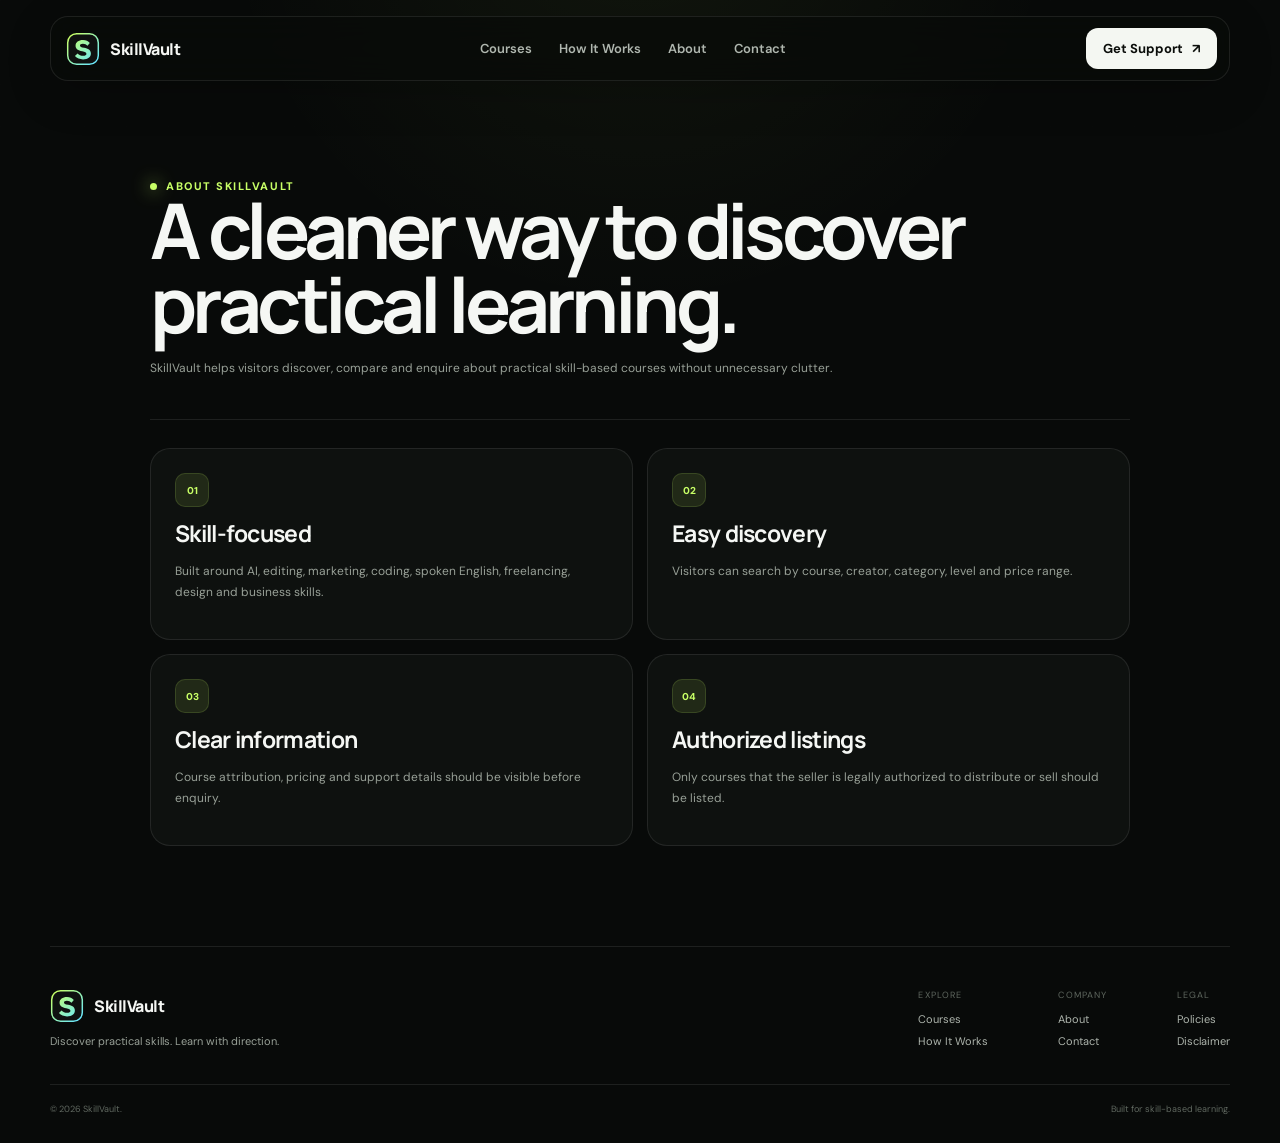
<file: about.html>
<!doctype html><html lang="en"><head><meta charset="UTF-8"><meta name="viewport" content="width=device-width,initial-scale=1"><meta name="theme-color" content="#080a09"><link rel="icon" href="assets/skillvault-logo.svg" type="image/svg+xml"><link rel="preconnect" href="https://fonts.googleapis.com"><link rel="preconnect" href="https://fonts.gstatic.com" crossorigin><link href="https://fonts.googleapis.com/css2?family=DM+Sans:wght@400;500;600;700&family=Manrope:wght@500;600;700;800&display=swap" rel="stylesheet"><link rel="stylesheet" href="css/style.css"><link rel="stylesheet" href="css/trust.css"><title>About SkillVault</title><meta name="description" content="About SkillVault and its skill-course discovery experience.">  <link rel="manifest" href="manifest.webmanifest">
  <link rel="stylesheet" href="css/premium.css">
</head><body><header class="navbar"><a class="brand" href="index.html"><img src="assets/skillvault-logo.svg" class="brand-logo" alt=""><span>SkillVault</span></a><nav class="nav-links"><a href="index.html#courses">Courses</a><a href="how-it-works.html">How It Works</a><a href="about.html">About</a><a href="contact.html">Contact</a></nav><a class="nav-cta" id="navTelegram" href="#" target="_blank"><span>Get Support</span><b>↗</b></a></header><main class="info-page"><section class="info-hero"><div class="eyebrow"><i></i> ABOUT SKILLVAULT</div><h1>A cleaner way to discover practical learning.</h1><p>SkillVault helps visitors discover, compare and enquire about practical skill-based courses without unnecessary clutter.</p></section>
<section class="info-grid">
<article class="info-card"><div class="number-badge">01</div><h2>Skill-focused</h2><p>Built around AI, editing, marketing, coding, spoken English, freelancing, design and business skills.</p></article>
<article class="info-card"><div class="number-badge">02</div><h2>Easy discovery</h2><p>Visitors can search by course, creator, category, level and price range.</p></article>
<article class="info-card"><div class="number-badge">03</div><h2>Clear information</h2><p>Course attribution, pricing and support details should be visible before enquiry.</p></article>
<article class="info-card"><div class="number-badge">04</div><h2>Authorized listings</h2><p>Only courses that the seller is legally authorized to distribute or sell should be listed.</p></article>
</section></main><footer><div class="footer-main"><div class="footer-brand"><div class="brand"><img src="assets/skillvault-logo.svg" class="brand-logo" alt=""><span>SkillVault</span></div><p>Discover practical skills. Learn with direction.</p></div><div class="footer-links"><div><span>Explore</span><a href="index.html#courses">Courses</a><a href="how-it-works.html">How It Works</a></div><div><span>Company</span><a href="about.html">About</a><a href="contact.html">Contact</a></div><div><span>Legal</span><a href="policies.html">Policies</a><a href="disclaimer.html">Disclaimer</a></div></div></div><div class="footer-bottom"><span>© <span id="year"></span> SkillVault.</span><span>Built for skill-based learning.</span></div></footer><script src="js/info-pages.js"></script>  <script src="js/ui.js"></script>
</body></html>
</file>
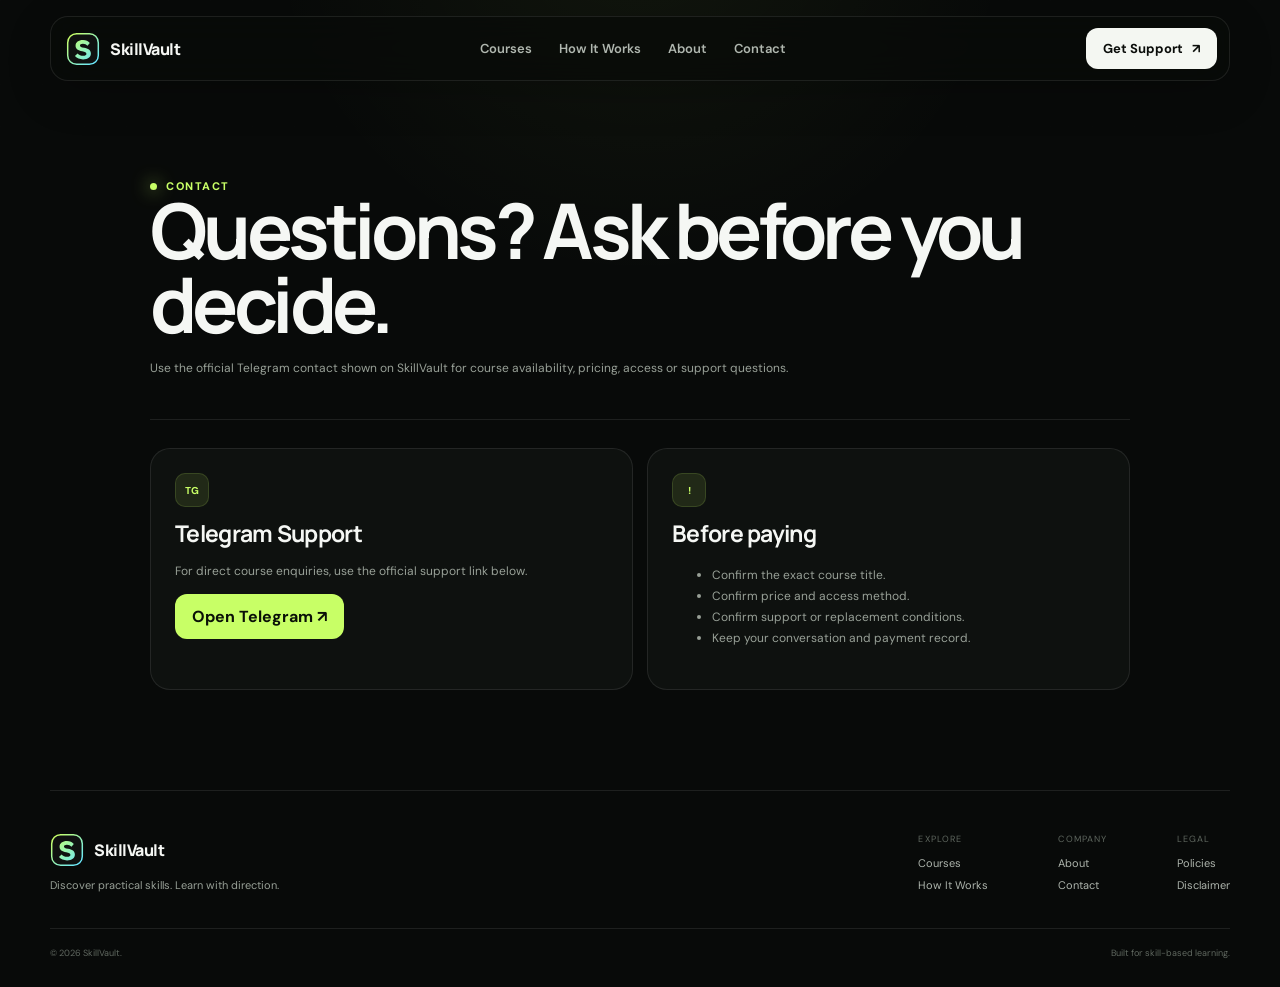
<file: contact.html>
<!doctype html><html lang="en"><head><meta charset="UTF-8"><meta name="viewport" content="width=device-width,initial-scale=1"><meta name="theme-color" content="#080a09"><link rel="icon" href="assets/skillvault-logo.svg" type="image/svg+xml"><link rel="preconnect" href="https://fonts.googleapis.com"><link rel="preconnect" href="https://fonts.gstatic.com" crossorigin><link href="https://fonts.googleapis.com/css2?family=DM+Sans:wght@400;500;600;700&family=Manrope:wght@500;600;700;800&display=swap" rel="stylesheet"><link rel="stylesheet" href="css/style.css"><link rel="stylesheet" href="css/trust.css"><title>Contact SkillVault</title><meta name="description" content="Contact SkillVault support for course enquiries.">  <link rel="manifest" href="manifest.webmanifest">
  <link rel="stylesheet" href="css/premium.css">
</head><body><header class="navbar"><a class="brand" href="index.html"><img src="assets/skillvault-logo.svg" class="brand-logo" alt=""><span>SkillVault</span></a><nav class="nav-links"><a href="index.html#courses">Courses</a><a href="how-it-works.html">How It Works</a><a href="about.html">About</a><a href="contact.html">Contact</a></nav><a class="nav-cta" id="navTelegram" href="#" target="_blank"><span>Get Support</span><b>↗</b></a></header><main class="info-page"><section class="info-hero"><div class="eyebrow"><i></i> CONTACT</div><h1>Questions? Ask before you decide.</h1><p>Use the official Telegram contact shown on SkillVault for course availability, pricing, access or support questions.</p></section>
<section class="info-grid">
<article class="info-card"><div class="number-badge">TG</div><h2>Telegram Support</h2><p>For direct course enquiries, use the official support link below.</p><a id="pageTelegram" class="btn btn-primary" href="#" target="_blank">Open Telegram ↗</a></article>
<article class="info-card"><div class="number-badge">!</div><h2>Before paying</h2><ul><li>Confirm the exact course title.</li><li>Confirm price and access method.</li><li>Confirm support or replacement conditions.</li><li>Keep your conversation and payment record.</li></ul></article>
</section></main><footer><div class="footer-main"><div class="footer-brand"><div class="brand"><img src="assets/skillvault-logo.svg" class="brand-logo" alt=""><span>SkillVault</span></div><p>Discover practical skills. Learn with direction.</p></div><div class="footer-links"><div><span>Explore</span><a href="index.html#courses">Courses</a><a href="how-it-works.html">How It Works</a></div><div><span>Company</span><a href="about.html">About</a><a href="contact.html">Contact</a></div><div><span>Legal</span><a href="policies.html">Policies</a><a href="disclaimer.html">Disclaimer</a></div></div></div><div class="footer-bottom"><span>© <span id="year"></span> SkillVault.</span><span>Built for skill-based learning.</span></div></footer><script src="js/info-pages.js"></script>  <script src="js/ui.js"></script>
</body></html>
</file>
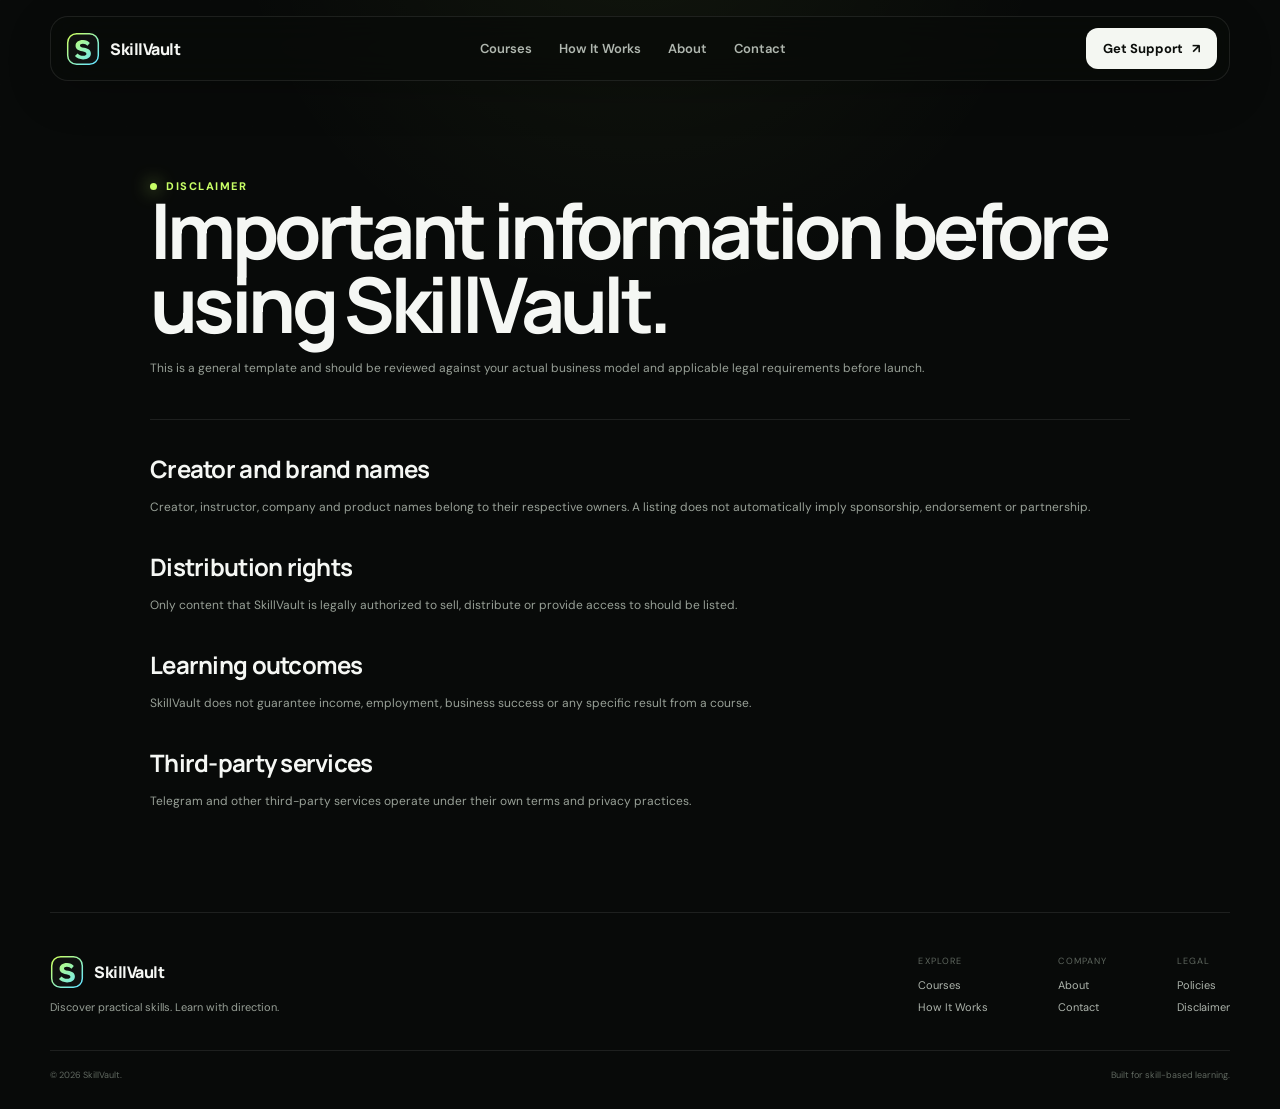
<file: disclaimer.html>
<!doctype html><html lang="en"><head><meta charset="UTF-8"><meta name="viewport" content="width=device-width,initial-scale=1"><meta name="theme-color" content="#080a09"><link rel="icon" href="assets/skillvault-logo.svg" type="image/svg+xml"><link rel="preconnect" href="https://fonts.googleapis.com"><link rel="preconnect" href="https://fonts.gstatic.com" crossorigin><link href="https://fonts.googleapis.com/css2?family=DM+Sans:wght@400;500;600;700&family=Manrope:wght@500;600;700;800&display=swap" rel="stylesheet"><link rel="stylesheet" href="css/style.css"><link rel="stylesheet" href="css/trust.css"><title>SkillVault Disclaimer</title><meta name="description" content="Important disclaimer for SkillVault.">  <link rel="manifest" href="manifest.webmanifest">
  <link rel="stylesheet" href="css/premium.css">
</head><body><header class="navbar"><a class="brand" href="index.html"><img src="assets/skillvault-logo.svg" class="brand-logo" alt=""><span>SkillVault</span></a><nav class="nav-links"><a href="index.html#courses">Courses</a><a href="how-it-works.html">How It Works</a><a href="about.html">About</a><a href="contact.html">Contact</a></nav><a class="nav-cta" id="navTelegram" href="#" target="_blank"><span>Get Support</span><b>↗</b></a></header><main class="info-page"><section class="info-hero"><div class="eyebrow"><i></i> DISCLAIMER</div><h1>Important information before using SkillVault.</h1><p>This is a general template and should be reviewed against your actual business model and applicable legal requirements before launch.</p></section>
<section class="policy-section"><h2>Creator and brand names</h2><p>Creator, instructor, company and product names belong to their respective owners. A listing does not automatically imply sponsorship, endorsement or partnership.</p></section>
<section class="policy-section"><h2>Distribution rights</h2><p>Only content that SkillVault is legally authorized to sell, distribute or provide access to should be listed.</p></section>
<section class="policy-section"><h2>Learning outcomes</h2><p>SkillVault does not guarantee income, employment, business success or any specific result from a course.</p></section>
<section class="policy-section"><h2>Third-party services</h2><p>Telegram and other third-party services operate under their own terms and privacy practices.</p></section></main><footer><div class="footer-main"><div class="footer-brand"><div class="brand"><img src="assets/skillvault-logo.svg" class="brand-logo" alt=""><span>SkillVault</span></div><p>Discover practical skills. Learn with direction.</p></div><div class="footer-links"><div><span>Explore</span><a href="index.html#courses">Courses</a><a href="how-it-works.html">How It Works</a></div><div><span>Company</span><a href="about.html">About</a><a href="contact.html">Contact</a></div><div><span>Legal</span><a href="policies.html">Policies</a><a href="disclaimer.html">Disclaimer</a></div></div></div><div class="footer-bottom"><span>© <span id="year"></span> SkillVault.</span><span>Built for skill-based learning.</span></div></footer><script src="js/info-pages.js"></script>  <script src="js/ui.js"></script>
</body></html>
</file>
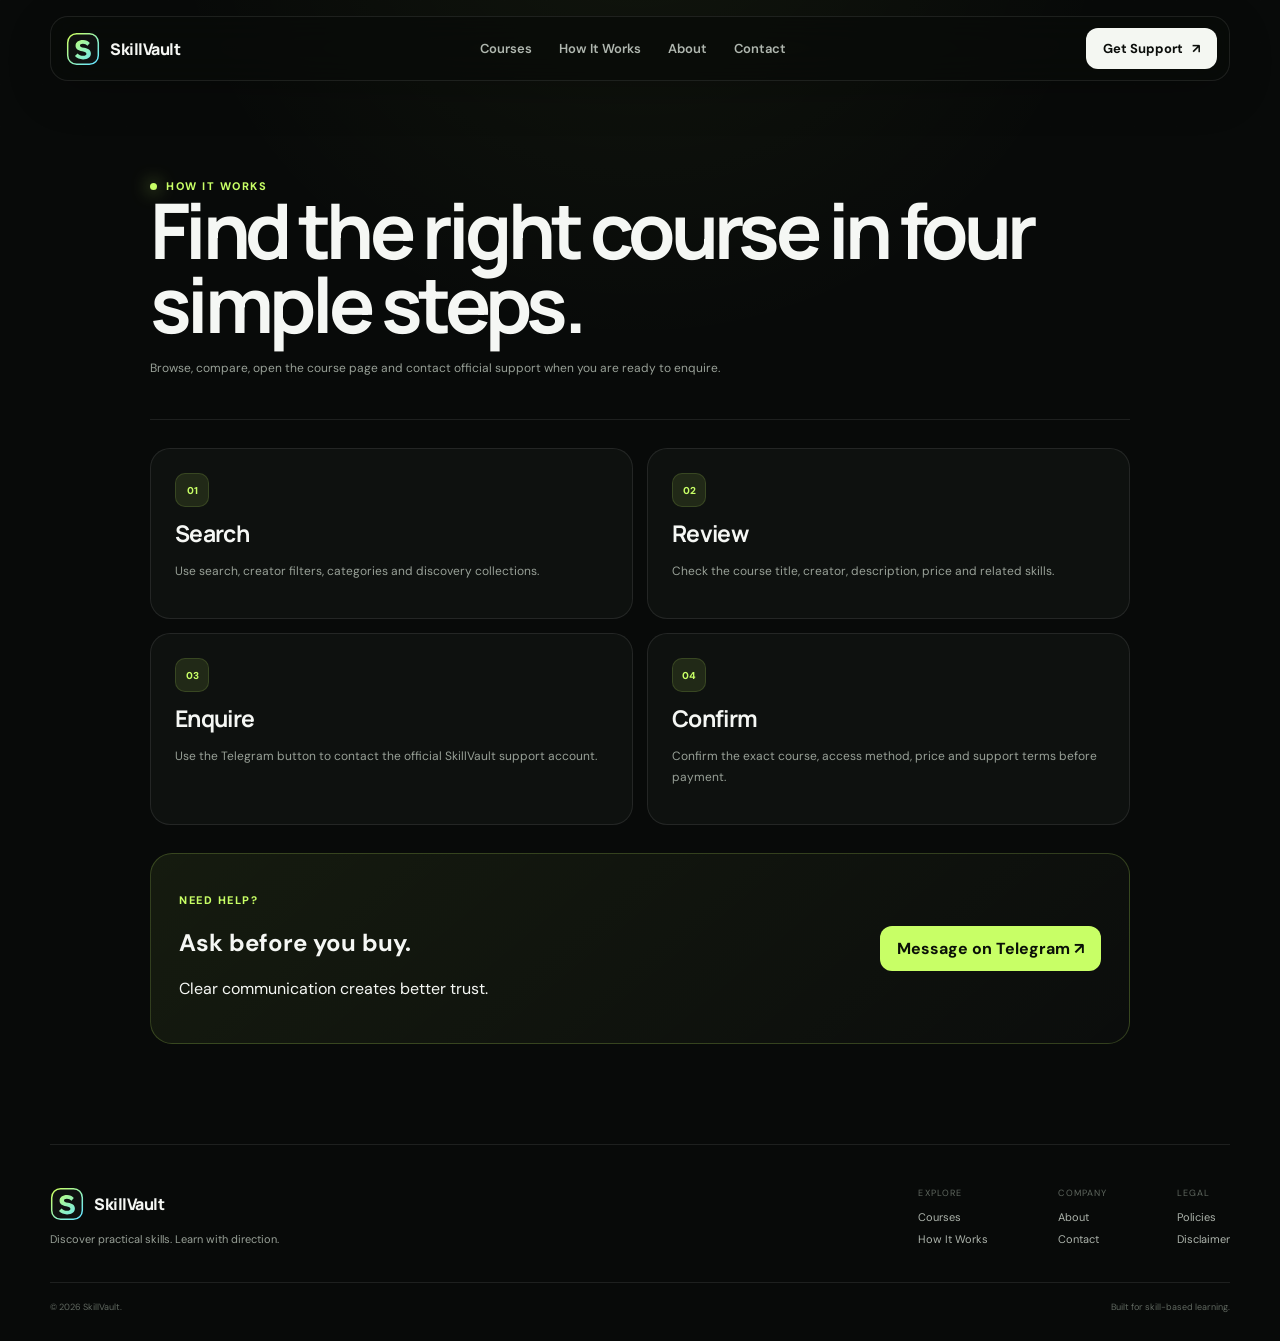
<file: how-it-works.html>
<!doctype html><html lang="en"><head><meta charset="UTF-8"><meta name="viewport" content="width=device-width,initial-scale=1"><meta name="theme-color" content="#080a09"><link rel="icon" href="assets/skillvault-logo.svg" type="image/svg+xml"><link rel="preconnect" href="https://fonts.googleapis.com"><link rel="preconnect" href="https://fonts.gstatic.com" crossorigin><link href="https://fonts.googleapis.com/css2?family=DM+Sans:wght@400;500;600;700&family=Manrope:wght@500;600;700;800&display=swap" rel="stylesheet"><link rel="stylesheet" href="css/style.css"><link rel="stylesheet" href="css/trust.css"><title>How SkillVault Works</title><meta name="description" content="How to discover and enquire about courses on SkillVault.">  <link rel="manifest" href="manifest.webmanifest">
  <link rel="stylesheet" href="css/premium.css">
</head><body><header class="navbar"><a class="brand" href="index.html"><img src="assets/skillvault-logo.svg" class="brand-logo" alt=""><span>SkillVault</span></a><nav class="nav-links"><a href="index.html#courses">Courses</a><a href="how-it-works.html">How It Works</a><a href="about.html">About</a><a href="contact.html">Contact</a></nav><a class="nav-cta" id="navTelegram" href="#" target="_blank"><span>Get Support</span><b>↗</b></a></header><main class="info-page"><section class="info-hero"><div class="eyebrow"><i></i> HOW IT WORKS</div><h1>Find the right course in four simple steps.</h1><p>Browse, compare, open the course page and contact official support when you are ready to enquire.</p></section>
<section class="info-grid">
<article class="info-card"><div class="number-badge">01</div><h2>Search</h2><p>Use search, creator filters, categories and discovery collections.</p></article>
<article class="info-card"><div class="number-badge">02</div><h2>Review</h2><p>Check the course title, creator, description, price and related skills.</p></article>
<article class="info-card"><div class="number-badge">03</div><h2>Enquire</h2><p>Use the Telegram button to contact the official SkillVault support account.</p></article>
<article class="info-card"><div class="number-badge">04</div><h2>Confirm</h2><p>Confirm the exact course, access method, price and support terms before payment.</p></article>
</section><section class="contact-box"><div><p class="section-kicker">NEED HELP?</p><h2>Ask before you buy.</h2><p>Clear communication creates better trust.</p></div><a id="pageTelegram" class="btn btn-primary" href="#" target="_blank">Message on Telegram ↗</a></section></main><footer><div class="footer-main"><div class="footer-brand"><div class="brand"><img src="assets/skillvault-logo.svg" class="brand-logo" alt=""><span>SkillVault</span></div><p>Discover practical skills. Learn with direction.</p></div><div class="footer-links"><div><span>Explore</span><a href="index.html#courses">Courses</a><a href="how-it-works.html">How It Works</a></div><div><span>Company</span><a href="about.html">About</a><a href="contact.html">Contact</a></div><div><span>Legal</span><a href="policies.html">Policies</a><a href="disclaimer.html">Disclaimer</a></div></div></div><div class="footer-bottom"><span>© <span id="year"></span> SkillVault.</span><span>Built for skill-based learning.</span></div></footer><script src="js/info-pages.js"></script>  <script src="js/ui.js"></script>
</body></html>
</file>
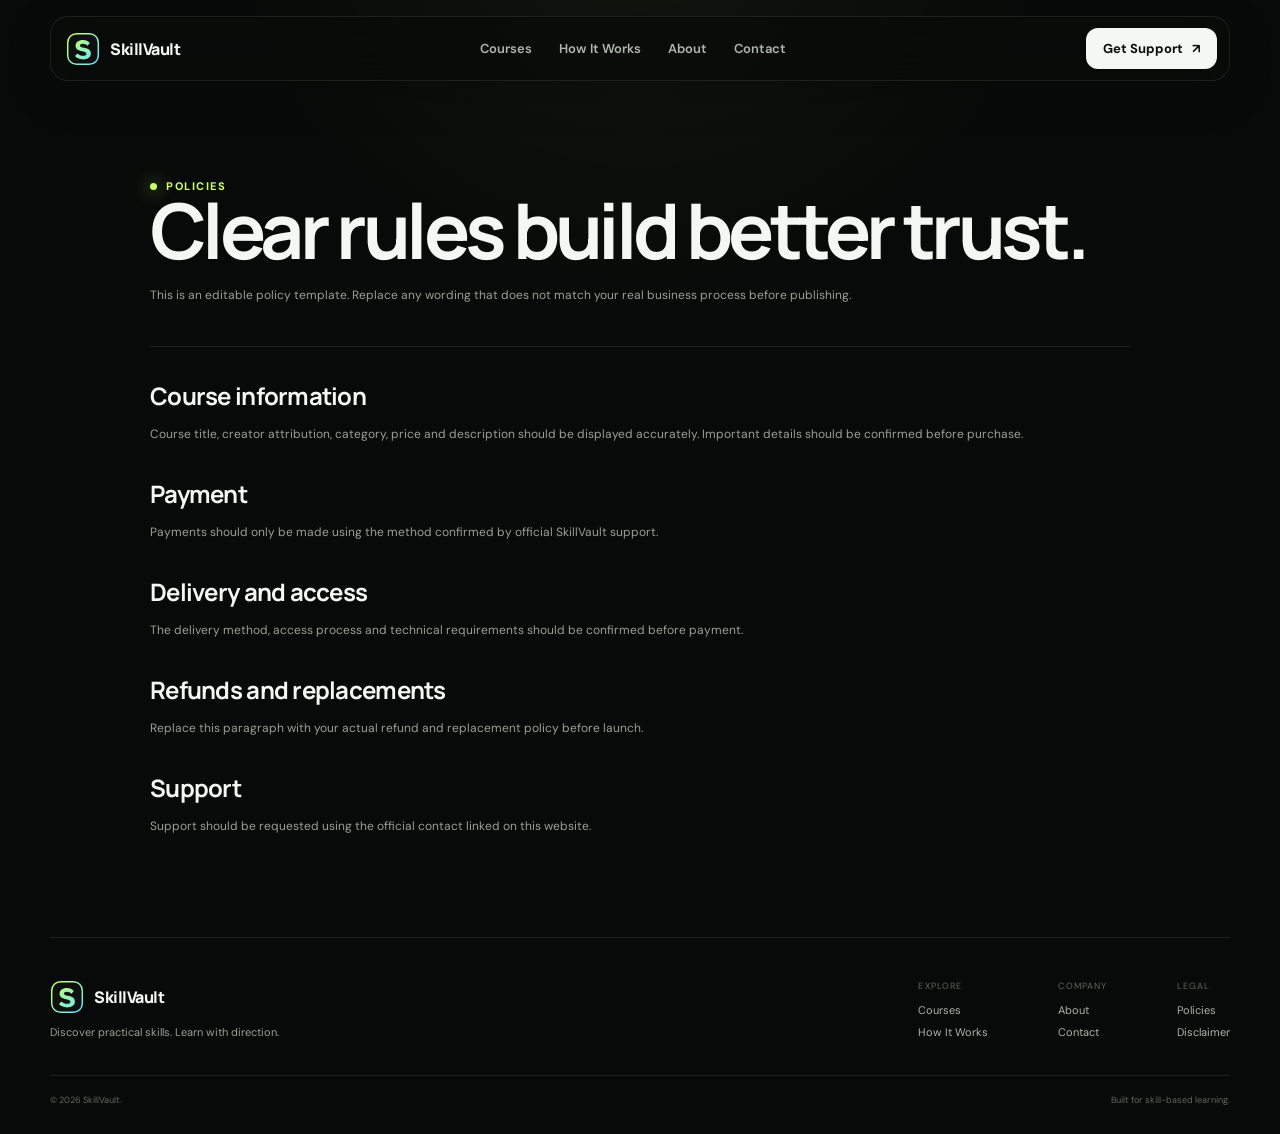
<file: policies.html>
<!doctype html><html lang="en"><head><meta charset="UTF-8"><meta name="viewport" content="width=device-width,initial-scale=1"><meta name="theme-color" content="#080a09"><link rel="icon" href="assets/skillvault-logo.svg" type="image/svg+xml"><link rel="preconnect" href="https://fonts.googleapis.com"><link rel="preconnect" href="https://fonts.gstatic.com" crossorigin><link href="https://fonts.googleapis.com/css2?family=DM+Sans:wght@400;500;600;700&family=Manrope:wght@500;600;700;800&display=swap" rel="stylesheet"><link rel="stylesheet" href="css/style.css"><link rel="stylesheet" href="css/trust.css"><title>SkillVault Policies</title><meta name="description" content="SkillVault policies template for course enquiries, payment, delivery and support.">  <link rel="manifest" href="manifest.webmanifest">
  <link rel="stylesheet" href="css/premium.css">
</head><body><header class="navbar"><a class="brand" href="index.html"><img src="assets/skillvault-logo.svg" class="brand-logo" alt=""><span>SkillVault</span></a><nav class="nav-links"><a href="index.html#courses">Courses</a><a href="how-it-works.html">How It Works</a><a href="about.html">About</a><a href="contact.html">Contact</a></nav><a class="nav-cta" id="navTelegram" href="#" target="_blank"><span>Get Support</span><b>↗</b></a></header><main class="info-page"><section class="info-hero"><div class="eyebrow"><i></i> POLICIES</div><h1>Clear rules build better trust.</h1><p>This is an editable policy template. Replace any wording that does not match your real business process before publishing.</p></section>
<section class="policy-section"><h2>Course information</h2><p>Course title, creator attribution, category, price and description should be displayed accurately. Important details should be confirmed before purchase.</p></section>
<section class="policy-section"><h2>Payment</h2><p>Payments should only be made using the method confirmed by official SkillVault support.</p></section>
<section class="policy-section"><h2>Delivery and access</h2><p>The delivery method, access process and technical requirements should be confirmed before payment.</p></section>
<section class="policy-section"><h2>Refunds and replacements</h2><p>Replace this paragraph with your actual refund and replacement policy before launch.</p></section>
<section class="policy-section"><h2>Support</h2><p>Support should be requested using the official contact linked on this website.</p></section></main><footer><div class="footer-main"><div class="footer-brand"><div class="brand"><img src="assets/skillvault-logo.svg" class="brand-logo" alt=""><span>SkillVault</span></div><p>Discover practical skills. Learn with direction.</p></div><div class="footer-links"><div><span>Explore</span><a href="index.html#courses">Courses</a><a href="how-it-works.html">How It Works</a></div><div><span>Company</span><a href="about.html">About</a><a href="contact.html">Contact</a></div><div><span>Legal</span><a href="policies.html">Policies</a><a href="disclaimer.html">Disclaimer</a></div></div></div><div class="footer-bottom"><span>© <span id="year"></span> SkillVault.</span><span>Built for skill-based learning.</span></div></footer><script src="js/info-pages.js"></script>  <script src="js/ui.js"></script>
</body></html>
</file>
<file: css/style.css>
:root{
  --bg:#080a09;
  --surface:#0f1210;
  --surface-2:#141814;
  --surface-3:#1a1f1b;
  --text:#f5f7f4;
  --muted:#98a097;
  --muted-2:#697169;
  --line:rgba(255,255,255,.09);
  --line-strong:rgba(255,255,255,.15);
  --accent:#c8ff66;
  --accent-2:#6fe9ff;
  --black:#080a09;
  --shadow:0 28px 90px rgba(0,0,0,.42);
}
*{box-sizing:border-box}
html{scroll-behavior:smooth}
body{
  margin:0;background:
  radial-gradient(circle at 50% -10%,rgba(200,255,102,.055),transparent 30%),
  var(--bg);
  color:var(--text);font-family:"DM Sans",system-ui,sans-serif;overflow-x:hidden;
}
body:before{
  content:"";position:fixed;inset:0;pointer-events:none;z-index:-3;opacity:.25;
  background-image:linear-gradient(rgba(255,255,255,.018) 1px,transparent 1px),
  linear-gradient(90deg,rgba(255,255,255,.018) 1px,transparent 1px);
  background-size:42px 42px;
  mask-image:linear-gradient(to bottom,black,transparent 75%);
}
a{text-decoration:none;color:inherit}
button,input{font:inherit}
button{color:inherit}
.page-glow{position:fixed;border-radius:999px;filter:blur(130px);pointer-events:none;z-index:-2;opacity:.09}
.glow-a{width:500px;height:500px;background:var(--accent);top:90px;left:-240px}
.glow-b{width:520px;height:520px;background:var(--accent-2);right:-300px;top:430px}
.announcement{
  min-height:36px;display:flex;align-items:center;justify-content:center;gap:8px;
  background:#c8ff66;color:#0a1007;font-size:12px;font-weight:700;letter-spacing:.01em;
}
.announcement a{text-decoration:underline;text-underline-offset:3px;margin-left:4px}
.navbar{
  width:min(1180px,calc(100% - 32px));margin:16px auto 0;position:sticky;top:12px;z-index:60;
  display:flex;align-items:center;justify-content:space-between;padding:11px 12px 11px 15px;
  border:1px solid var(--line);background:rgba(9,11,9,.76);backdrop-filter:blur(22px);
  border-radius:18px;box-shadow:0 12px 45px rgba(0,0,0,.2);
}
.brand{display:flex;align-items:center;gap:10px;font-family:Manrope;font-weight:800;letter-spacing:-.03em}
.brand-logo{width:34px;height:34px;display:block}
.nav-links{display:flex;gap:27px;color:#b0b7af;font-size:13px;font-weight:600}
.nav-links a{transition:.2s}.nav-links a:hover{color:#fff}
.nav-cta,.btn{
  border-radius:12px;padding:12px 17px;font-weight:700;display:inline-flex;gap:9px;
  align-items:center;justify-content:center;transition:transform .2s,background .2s,border-color .2s;
}
.nav-cta{background:#f4f7f2;color:#0a0d0a;font-size:13px}
.nav-cta:hover,.btn:hover{transform:translateY(-2px)}
.hero{
  width:min(1180px,calc(100% - 32px));margin:88px auto 55px;display:grid;
  grid-template-columns:1.15fr .85fr;gap:70px;align-items:center;min-height:590px;
}
.hero-copy-wrap{max-width:710px}
.eyebrow,.section-kicker{
  letter-spacing:.14em;font-size:11px;font-weight:800;color:var(--accent);
}
.eyebrow{display:flex;align-items:center;gap:9px}
.eyebrow i{width:7px;height:7px;border-radius:50%;background:var(--accent);box-shadow:0 0 18px var(--accent)}
.hero h1{
  font-family:Manrope;font-size:clamp(3.7rem,6.9vw,7.2rem);line-height:.91;margin:21px 0 28px;
  letter-spacing:-.065em;max-width:820px;
}
.hero h1 span{
  color:transparent;-webkit-text-stroke:1.5px rgba(200,255,102,.95);
  text-shadow:0 0 45px rgba(200,255,102,.08);
}
.hero-copy{max-width:650px;color:#a4aaa3;font-size:17px;line-height:1.72;margin:0}
.hero-actions{display:flex;gap:11px;margin-top:31px;flex-wrap:wrap}
.btn-primary{background:var(--accent);color:#0a1007}
.btn-primary:hover{background:#d2ff7e}
.btn-secondary{border:1px solid var(--line-strong);background:rgba(255,255,255,.035);color:#e8ece7}
.btn-large{padding:15px 20px}
.hero-proof{
  display:flex;margin-top:44px;padding-top:24px;border-top:1px solid var(--line);max-width:610px;
}
.hero-proof div{display:flex;flex-direction:column;gap:3px;padding-right:28px;margin-right:28px;border-right:1px solid var(--line)}
.hero-proof div:last-child{border:0;margin:0;padding:0}
.hero-proof strong{font-family:Manrope;font-size:20px}
.hero-proof span{color:var(--muted);font-size:11px}
.hero-showcase{
  position:relative;border:1px solid var(--line-strong);background:
  linear-gradient(145deg,rgba(255,255,255,.055),rgba(255,255,255,.015));
  border-radius:28px;padding:24px;box-shadow:var(--shadow);overflow:hidden;
}
.hero-showcase:before{
  content:"";position:absolute;width:220px;height:220px;border-radius:50%;right:-80px;top:-80px;
  background:var(--accent);filter:blur(90px);opacity:.13;
}
.showcase-top{display:flex;justify-content:space-between;gap:20px;align-items:flex-start;margin-bottom:26px}
.mini-label{font-size:10px;color:var(--accent);font-weight:800;letter-spacing:.12em}
.showcase-top h3{font-family:Manrope;font-size:25px;letter-spacing:-.04em;margin:7px 0 0}
.live-dot{font-size:10px;color:#aeb6ad;display:flex;align-items:center;gap:6px;border:1px solid var(--line);padding:7px 9px;border-radius:999px}
.live-dot i{width:6px;height:6px;background:var(--accent);border-radius:50%;box-shadow:0 0 12px var(--accent)}
.showcase-stack{display:grid;gap:10px}
.mini-course{
  display:grid;grid-template-columns:auto 1fr auto;gap:13px;align-items:center;padding:15px;
  border:1px solid var(--line);border-radius:16px;background:rgba(6,8,6,.65);
}
.mini-course-b{transform:translateX(13px)}
.mini-icon{width:39px;height:39px;display:grid;place-items:center;border-radius:11px;background:rgba(200,255,102,.1);color:var(--accent)}
.mini-course div{display:flex;flex-direction:column;gap:3px}
.mini-course b{font-size:13px}.mini-course small{font-size:10px;color:var(--muted)}
.mini-course em{font-style:normal;font-size:10px;color:var(--muted-2)}
.showcase-note{display:flex;justify-content:space-between;gap:20px;border-top:1px solid var(--line);padding-top:20px;margin-top:24px;font-size:10px}
.showcase-note span{color:var(--muted)}.showcase-note b{font-weight:700;color:#d8ded7}
.search-panel{
  width:min(1040px,calc(100% - 32px));margin:0 auto 88px;border:1px solid var(--line);
  background:rgba(255,255,255,.025);border-radius:22px;padding:16px;box-shadow:0 18px 65px rgba(0,0,0,.25);
}
.search-heading{display:flex;justify-content:space-between;gap:20px;align-items:center;padding:2px 4px 12px}
.search-heading span{font-size:12px;font-weight:700}.search-heading small{font-size:10px;color:var(--muted)}
.search-wrap{display:flex;align-items:center;gap:12px;background:#0b0e0c;border:1px solid var(--line);border-radius:14px;padding:0 14px}
.search-icon{font-size:25px;color:var(--muted)}
.search-wrap input{width:100%;padding:17px 0;border:0;outline:0;background:transparent;color:#fff;font-size:14px}
.search-wrap kbd{font-family:inherit;color:#697069;border:1px solid var(--line);padding:5px 7px;border-radius:7px;font-size:9px}
.popular-searches{display:flex;gap:7px;flex-wrap:wrap;margin-top:11px}
.popular-searches:before{content:"Popular:";color:var(--muted-2);font-size:10px;align-self:center;margin:0 2px 0 4px}
.popular-searches button,.text-button{
  border:1px solid var(--line);background:transparent;color:#9fa69e;padding:7px 9px;border-radius:9px;cursor:pointer;font-size:10px
}
.section{width:min(1180px,calc(100% - 32px));margin:0 auto 105px}
.section-head{display:flex;justify-content:space-between;gap:50px;align-items:end;margin-bottom:28px}
.section h2,.cta-strip h2,.why-copy h2,.faq-heading h2{
  font-family:Manrope;font-size:clamp(2.15rem,4vw,3.6rem);margin:7px 0 0;letter-spacing:-.055em;line-height:1.05
}
.section-intro{max-width:420px;color:var(--muted);font-size:13px;line-height:1.65;margin:0}
.category-grid{display:grid;grid-template-columns:repeat(4,1fr);gap:12px}
.category-card{
  position:relative;overflow:hidden;min-height:162px;border:1px solid var(--line);border-radius:19px;padding:18px;
  background:linear-gradient(145deg,#111411,#0c0f0d);cursor:pointer;transition:.25s;
}
.category-card:after{
  content:"→";position:absolute;right:17px;top:17px;color:#626b61;transition:.2s
}
.category-card:hover{transform:translateY(-4px);border-color:rgba(200,255,102,.28);background:#121712}
.category-card:hover:after{color:var(--accent);transform:translateX(2px)}
.category-card .icon{font-size:23px;color:var(--accent)}
.category-card h3{font-size:15px;margin:37px 0 5px}.category-card p{margin:0;color:var(--muted);font-size:10px}
.brand-statement{
  width:min(1180px,calc(100% - 32px));margin:-20px auto 105px;border-top:1px solid var(--line);border-bottom:1px solid var(--line);
  padding:32px 0;display:flex;align-items:center;gap:24px;
}
.statement-mark{
  width:48px;height:48px;flex:0 0 auto;display:grid;place-items:center;border-radius:14px;background:var(--accent);
  color:#0a1007;font-family:Manrope;font-weight:900;font-size:13px
}
.brand-statement p{font-family:Manrope;font-size:clamp(1.25rem,2vw,1.75rem);letter-spacing:-.03em;margin:0;color:#9da59c}
.brand-statement strong{color:#eef3ed}
.course-grid{display:grid;grid-template-columns:repeat(4,1fr);gap:14px}
.course-card{
  border:1px solid var(--line);background:#0e110f;border-radius:19px;overflow:hidden;transition:.25s;cursor:pointer;position:relative;
}
.course-card:hover{transform:translateY(-5px);border-color:rgba(255,255,255,.17);box-shadow:var(--shadow)}
.course-image{aspect-ratio:16/10;width:100%;object-fit:cover;background:#191d19;filter:saturate(.82) contrast(1.03);transition:.35s}
.course-card:hover .course-image{transform:scale(1.025);filter:saturate(1)}
.course-content{padding:15px}
.course-top{display:flex;justify-content:space-between;gap:8px;align-items:center}
.pill,.badge{font-size:9px;font-weight:700;padding:6px 7px;border-radius:999px;background:rgba(255,255,255,.055);color:#cfd5ce}
.badge{background:rgba(200,255,102,.1);color:var(--accent)}
.course-card h3{font-family:Manrope;font-size:15px;line-height:1.35;margin:13px 0 5px;letter-spacing:-.02em}
.creator{color:var(--muted);font-size:10px;margin:0}
.price-row{display:flex;align-items:center;gap:8px;margin-top:16px;padding-top:13px;border-top:1px solid var(--line)}
.price{font-size:16px;font-weight:800}.old-price{text-decoration:line-through;color:#626962;font-size:10px;margin-right:2px}
.why-section{display:grid;grid-template-columns:.75fr 1.25fr;gap:70px;align-items:start}
.why-copy{position:sticky;top:120px}
.why-copy>p:not(.section-kicker){color:var(--muted);line-height:1.7;font-size:13px;max-width:360px}
.inline-link{display:inline-block;margin-top:12px;color:var(--accent);font-size:12px;font-weight:700}
.feature-grid{display:grid;grid-template-columns:repeat(2,1fr);gap:12px}
.feature-card{position:relative;border:1px solid var(--line);background:#0e110f;border-radius:19px;padding:22px;min-height:218px}
.feature-number{position:absolute;right:18px;top:18px;color:#596159;font-size:9px}
.feature-icon{font-size:22px;color:var(--accent)}
.feature-card h3{font-family:Manrope;margin:42px 0 8px;font-size:16px}.feature-card p{color:var(--muted);line-height:1.65;margin:0;font-size:11px}
.cta-strip{
  width:min(1180px,calc(100% - 32px));margin:0 auto 105px;padding:36px;border-radius:24px;border:1px solid rgba(200,255,102,.22);
  background:radial-gradient(circle at 85% 20%,rgba(200,255,102,.12),transparent 30%),linear-gradient(120deg,#101510,#0d100e);
  display:flex;justify-content:space-between;align-items:center;gap:30px
}
.cta-copy p:not(.section-kicker){color:var(--muted);font-size:12px;margin:10px 0 0}
.faq-section{display:grid;grid-template-columns:.65fr 1.35fr;gap:70px}
.faq-heading>p:not(.section-kicker){color:var(--muted);font-size:12px;line-height:1.6}
.faq-list{display:grid;gap:9px}
details{border:1px solid var(--line);border-radius:15px;padding:17px 18px;background:#0e110f}
summary{cursor:pointer;font-weight:700;font-size:12px;display:flex;align-items:center;justify-content:space-between;gap:15px;list-style:none}
summary::-webkit-details-marker{display:none}
summary b{font-size:17px;color:var(--muted);font-weight:400}
details[open] summary b{transform:rotate(45deg)}
details p{color:var(--muted);line-height:1.65;font-size:11px;margin:15px 0 2px;max-width:700px}
footer{width:min(1180px,calc(100% - 32px));margin:0 auto;padding:42px 0 28px;border-top:1px solid var(--line)}
.footer-main{display:flex;justify-content:space-between;gap:50px;padding-bottom:36px}
.footer-brand p{margin:11px 0 0;color:var(--muted);font-size:11px}
.footer-links{display:flex;gap:70px}
.footer-links div{display:flex;flex-direction:column;gap:8px}
.footer-links span{font-size:9px;color:#5f675f;text-transform:uppercase;letter-spacing:.12em;margin-bottom:3px}
.footer-links a{font-size:11px;color:#adb4ac}
.footer-bottom{display:flex;justify-content:space-between;gap:20px;border-top:1px solid var(--line);padding-top:18px;color:#606860;font-size:9px}
.hidden{display:none!important}
.empty-state{text-align:center;padding:70px 20px;color:var(--muted)}
.empty-icon{font-size:36px}.empty-state h3{color:#e8ece7}
.modal{position:fixed;inset:0;z-index:100;display:grid;place-items:center;padding:18px}
.modal-backdrop{position:absolute;inset:0;background:rgba(0,0,0,.74);backdrop-filter:blur(9px)}
.modal-card{position:relative;z-index:2;width:min(760px,100%);max-height:90vh;overflow:auto;border:1px solid var(--line-strong);background:#0d100e;border-radius:22px;box-shadow:var(--shadow)}
.modal-card>img{width:100%;aspect-ratio:16/8;object-fit:cover;background:#171b17}
.modal-body{padding:23px}.modal-close{position:absolute;right:13px;top:13px;width:36px;height:36px;border:1px solid var(--line);border-radius:50%;background:rgba(4,5,4,.72);color:#fff;font-size:21px;cursor:pointer}
.course-meta-line{display:flex;justify-content:space-between;align-items:center}.modal-body h2{font-family:Manrope;font-size:29px;margin:14px 0 7px;letter-spacing:-.04em}
.modal-description{color:var(--muted);line-height:1.7;font-size:12px}.modal-price-row{display:flex;justify-content:space-between;align-items:center;gap:15px;margin-top:23px}
@media(max-width:980px){
  .hero{grid-template-columns:1fr;gap:38px;margin-top:65px}.hero-showcase{max-width:640px}
  .course-grid,.category-grid{grid-template-columns:repeat(2,1fr)}.nav-links{display:none}
  .why-section,.faq-section{grid-template-columns:1fr;gap:32px}.why-copy{position:static}.feature-grid{grid-template-columns:repeat(2,1fr)}
}
@media(max-width:640px){
  .announcement{font-size:10px}.navbar{top:8px}.nav-cta span{display:none}.nav-cta{width:40px;height:40px;padding:0}
  .hero{margin-top:52px;min-height:auto}.hero h1{font-size:3.65rem}.hero-copy{font-size:15px}
  .hero-actions{flex-direction:column;align-items:stretch}.hero-actions .btn{width:100%}
  .hero-proof{justify-content:space-between}.hero-proof div{padding-right:15px;margin-right:15px}.hero-proof strong{font-size:17px}.hero-proof span{font-size:9px}
  .hero-showcase{padding:17px}.mini-course-b{transform:none}.showcase-top h3{font-size:21px}.showcase-note{flex-direction:column;gap:5px}
  .search-heading{align-items:flex-start;flex-direction:column;gap:4px}.search-wrap kbd{display:none}
  .section{margin-bottom:78px}.section-head{align-items:flex-start;flex-direction:column;gap:13px}.section-intro{max-width:none}
  .course-grid,.category-grid,.feature-grid{grid-template-columns:1fr}.brand-statement{align-items:flex-start}
  .cta-strip{flex-direction:column;align-items:flex-start;padding:25px}.cta-strip .btn{width:100%}
  .footer-main,.footer-bottom{flex-direction:column}.footer-links{gap:45px}
  .modal-price-row{align-items:flex-start;flex-direction:column}.modal-price-row .btn{width:100%}
}

.collection-filters{
  width:min(1180px,calc(100% - 32px));
  margin:-10px auto 24px;
  display:flex;gap:8px;flex-wrap:wrap;
}
.collection-filters button{
  border:1px solid var(--line);background:#0e110f;color:#949b94;
  border-radius:999px;padding:8px 12px;font-size:10px;font-weight:700;cursor:pointer;
}
.collection-filters button.active{
  background:var(--accent);color:#0a1007;border-color:var(--accent);
}

.discovery-toolbar{
  display:grid;
  grid-template-columns:repeat(5,minmax(0,1fr)) auto;
  gap:10px;
  padding:14px;
  margin-bottom:14px;
  border:1px solid var(--line);
  border-radius:18px;
  background:#0d100e;
}
.filter-group{display:flex;flex-direction:column;gap:6px}
.filter-group label{
  font-size:9px;color:var(--muted-2);font-weight:800;
  letter-spacing:.1em;text-transform:uppercase;
}
.filter-group select{
  width:100%;
  border:1px solid var(--line);
  background:#111511;
  color:#dfe5de;
  border-radius:10px;
  padding:10px 11px;
  font-size:10px;
  outline:none;
}
.filter-group select:focus{border-color:rgba(200,255,102,.35)}
.reset-filter-btn{
  align-self:end;
  height:37px;
  padding:0 13px;
  border:1px solid var(--line);
  background:transparent;
  color:#a1a8a0;
  border-radius:10px;
  font-size:10px;
  cursor:pointer;
}
.reset-filter-btn:hover{color:#fff;border-color:var(--line-strong)}
.results-bar{
  display:flex;justify-content:space-between;gap:15px;align-items:center;
  margin-bottom:17px;color:var(--muted);font-size:10px;
}
.active-filters{display:flex;gap:6px;flex-wrap:wrap;justify-content:flex-end}
.active-filters span{
  padding:6px 8px;border-radius:999px;background:rgba(200,255,102,.08);
  border:1px solid rgba(200,255,102,.14);color:#bde77c;
}
.course-image-wrap{position:relative;overflow:hidden}
.course-overlay-tags{
  position:absolute;left:10px;top:10px;display:flex;gap:6px;flex-wrap:wrap;
}
.course-overlay-tags span{
  font-size:8px;font-weight:800;text-transform:uppercase;letter-spacing:.08em;
  padding:6px 7px;border-radius:999px;background:rgba(7,10,7,.78);
  border:1px solid rgba(255,255,255,.12);backdrop-filter:blur(8px);
}
.course-stats{
  display:flex;gap:7px;align-items:center;flex-wrap:wrap;
  margin-top:10px;color:#7f887f;font-size:8px;
}
.course-stats span:first-child{color:#d6ee9c}
@media(max-width:980px){
  .discovery-toolbar{grid-template-columns:repeat(3,1fr)}
}
@media(max-width:640px){
  .discovery-toolbar{grid-template-columns:repeat(2,1fr);padding:11px}
  .reset-filter-btn{width:100%}
  .results-bar{align-items:flex-start;flex-direction:column}
  .active-filters{justify-content:flex-start}
}

.trust-notice{width:min(1180px,calc(100% - 32px));margin:0 auto 90px;padding:28px;display:flex;justify-content:space-between;align-items:center;gap:30px;border:1px solid var(--line);border-radius:20px;background:#0e110f}.trust-notice h2{font-family:Manrope;font-size:clamp(1.8rem,3vw,2.7rem);letter-spacing:-.04em;margin:7px 0 8px}.trust-notice p:not(.section-kicker){color:var(--muted);font-size:11px;line-height:1.65;max-width:680px}.trust-notice-links{display:flex;gap:9px;flex-wrap:wrap}.trust-notice-links a{border:1px solid var(--line);padding:10px 12px;border-radius:10px;font-size:10px;color:#c9d0c8}@media(max-width:700px){.trust-notice{flex-direction:column;align-items:flex-start}}
</file>
<file: css/trust.css>
.info-page{width:min(980px,calc(100% - 32px));margin:64px auto 100px}.info-hero{padding:34px 0 28px;border-bottom:1px solid var(--line)}.info-hero h1{font-family:Manrope;font-size:clamp(2.7rem,6vw,5.2rem);line-height:.96;letter-spacing:-.06em;margin:0 0 18px}.info-hero p,.info-card p,.info-card li,.policy-section p,.policy-section li{color:var(--muted);line-height:1.75;font-size:12px}.info-grid{display:grid;grid-template-columns:repeat(2,1fr);gap:14px;margin-top:28px}.info-card{border:1px solid var(--line);background:#0e110f;border-radius:20px;padding:24px}.info-card h2{font-family:Manrope;font-size:23px;letter-spacing:-.03em;margin:10px 0}.number-badge{width:34px;height:34px;border-radius:10px;display:grid;place-items:center;background:rgba(200,255,102,.1);color:var(--accent);border:1px solid rgba(200,255,102,.14);font-size:10px;font-weight:800}.contact-box{margin-top:28px;padding:28px;border-radius:22px;border:1px solid rgba(200,255,102,.2);background:linear-gradient(140deg,rgba(200,255,102,.07),rgba(255,255,255,.015));display:flex;justify-content:space-between;gap:24px;align-items:center}.policy-section{margin-top:32px}.policy-section h2{font-family:Manrope;font-size:24px;letter-spacing:-.03em;margin-bottom:10px}@media(max-width:700px){.info-grid{grid-template-columns:1fr}.contact-box{flex-direction:column;align-items:flex-start}}
</file>
<file: css/premium.css>
/* STEP 9 — Premium UI Polish */

:root{
  --ease-premium:cubic-bezier(.22,.8,.2,1);
}

::selection{background:rgba(200,255,102,.85);color:#071006}
*{-webkit-tap-highlight-color:transparent}
body{transition:background .3s ease}
a,button{touch-action:manipulation}
img{transition:opacity .25s ease}

.js .reveal{
  opacity:0;
  transform:translateY(22px);
  transition:
    opacity .7s var(--ease-premium),
    transform .7s var(--ease-premium);
}
.js .reveal.reveal-visible{
  opacity:1;
  transform:none;
}

.page-loader{
  position:fixed;inset:0;z-index:9999;
  display:grid;place-items:center;
  background:#080a09;
  transition:opacity .45s ease,visibility .45s ease;
}
.page-loader.loader-done{opacity:0;visibility:hidden}
.loader-inner{display:grid;place-items:center;gap:18px}
.loader-inner img{width:58px;height:58px}
.loader-bar{
  width:130px;height:3px;border-radius:999px;overflow:hidden;
  background:rgba(255,255,255,.08)
}
.loader-bar span{
  display:block;width:45%;height:100%;
  background:linear-gradient(90deg,var(--accent),var(--accent-2));
  animation:loaderSweep 1.05s var(--ease-premium) infinite
}
@keyframes loaderSweep{
  0%{transform:translateX(-120%)}
  100%{transform:translateX(330%)}
}

.mobile-menu-btn{
  display:none;
  width:40px;height:40px;border:1px solid var(--line);
  border-radius:11px;background:rgba(255,255,255,.03);
  padding:9px;align-items:center;justify-content:center;flex-direction:column;gap:4px;
  cursor:pointer;
}
.mobile-menu-btn span{
  width:18px;height:1.5px;background:#e7ece6;border-radius:2px
}
.mobile-nav-overlay{
  position:fixed;inset:0;z-index:120;
  background:rgba(0,0,0,.66);backdrop-filter:blur(8px);
  opacity:0;visibility:hidden;
  transition:.28s ease;
}
.mobile-nav-overlay.open{opacity:1;visibility:visible}
.mobile-nav-panel{
  position:absolute;right:0;top:0;bottom:0;width:min(86vw,360px);
  background:#0c0f0d;border-left:1px solid var(--line);
  padding:18px;transform:translateX(100%);
  transition:transform .35s var(--ease-premium);
}
.mobile-nav-overlay.open .mobile-nav-panel{transform:none}
.mobile-nav-head{display:flex;justify-content:space-between;align-items:center}
.mobile-nav-close{
  width:38px;height:38px;border-radius:50%;border:1px solid var(--line);
  background:rgba(255,255,255,.03);color:#fff;font-size:23px
}
.mobile-nav-links{display:grid;gap:8px;margin-top:30px}
.mobile-nav-links a{
  padding:14px 2px;border-bottom:1px solid var(--line);
  font-family:Manrope;font-size:20px;font-weight:700;letter-spacing:-.03em
}
body.menu-open{overflow:hidden}

.back-top{
  position:fixed;right:18px;bottom:18px;z-index:80;
  width:42px;height:42px;border-radius:50%;
  border:1px solid rgba(200,255,102,.2);
  background:rgba(14,18,15,.9);backdrop-filter:blur(14px);
  color:var(--accent);font-size:18px;
  opacity:0;visibility:hidden;transform:translateY(10px);
  transition:.25s ease;cursor:pointer;
}
.back-top.show{opacity:1;visibility:visible;transform:none}

.course-card,.category-card,.feature-card,.detail-card,.info-card{
  isolation:isolate;
}
.course-card:before,.category-card:before,.feature-card:before,.detail-card:before,.info-card:before{
  content:"";position:absolute;inset:0;border-radius:inherit;
  pointer-events:none;opacity:0;
  background:radial-gradient(circle at 20% 10%,rgba(200,255,102,.08),transparent 38%);
  transition:opacity .3s ease;z-index:-1;
}
.course-card:hover:before,.category-card:hover:before,.feature-card:hover:before,.detail-card:hover:before,.info-card:hover:before{opacity:1}

.course-card{
  will-change:transform;
}
.course-card:hover{
  transform:translateY(-7px) scale(1.008);
}
.course-card h3{transition:color .2s ease}
.course-card:hover h3{color:#fff}

.hero h1 span{
  animation:outlinePulse 4.4s ease-in-out infinite;
}
@keyframes outlinePulse{
  0%,100%{filter:drop-shadow(0 0 0 rgba(200,255,102,0))}
  50%{filter:drop-shadow(0 0 14px rgba(200,255,102,.08))}
}

.search-panel{
  transition:border-color .2s ease,transform .2s ease;
}
.search-panel:focus-within{
  border-color:rgba(200,255,102,.26);
  transform:translateY(-1px);
}

.btn{
  position:relative;
  overflow:hidden;
}
.btn:after{
  content:"";position:absolute;inset:auto auto -40% -15%;
  width:45%;height:180%;
  transform:rotate(18deg) translateX(-180%);
  background:linear-gradient(90deg,transparent,rgba(255,255,255,.22),transparent);
  transition:transform .55s var(--ease-premium);
}
.btn:hover:after{transform:rotate(18deg) translateX(360%)}

details{
  transition:border-color .2s ease,background .2s ease
}
details[open]{
  border-color:rgba(200,255,102,.16);
  background:#101510
}

.navbar{
  transition:box-shadow .25s ease,border-color .25s ease;
}
.navbar:hover{
  border-color:rgba(255,255,255,.13);
  box-shadow:0 14px 55px rgba(0,0,0,.28)
}

@media(max-width:980px){
  .mobile-menu-btn{display:flex}
  .navbar .nav-cta{margin-left:auto;margin-right:8px}
}

@media(max-width:640px){
  .navbar{width:calc(100% - 20px);padding-left:11px}
  .brand-logo{width:31px;height:31px}
  .hero{
    width:calc(100% - 24px);
    margin-bottom:42px
  }
  .hero h1{font-size:clamp(3.1rem,17vw,4.2rem)}
  .hero-copy{line-height:1.62}
  .hero-proof{overflow-x:auto;padding-bottom:4px}
  .hero-proof div{min-width:max-content}
  .section,.search-panel,.cta-strip,.trust-notice,footer{
    width:calc(100% - 24px)
  }
  .course-card{border-radius:17px}
  .course-content{padding:14px}
  .course-image{aspect-ratio:16/9}
  .section h2,.cta-strip h2,.why-copy h2,.faq-heading h2{
    font-size:clamp(2rem,10vw,2.8rem)
  }
  .back-top{right:12px;bottom:12px}
}

@media(prefers-reduced-motion:reduce){
  *,*:before,*:after{
    animation-duration:.01ms!important;
    animation-iteration-count:1!important;
    scroll-behavior:auto!important;
    transition-duration:.01ms!important;
  }
  .js .reveal{opacity:1;transform:none}
}
</file>
